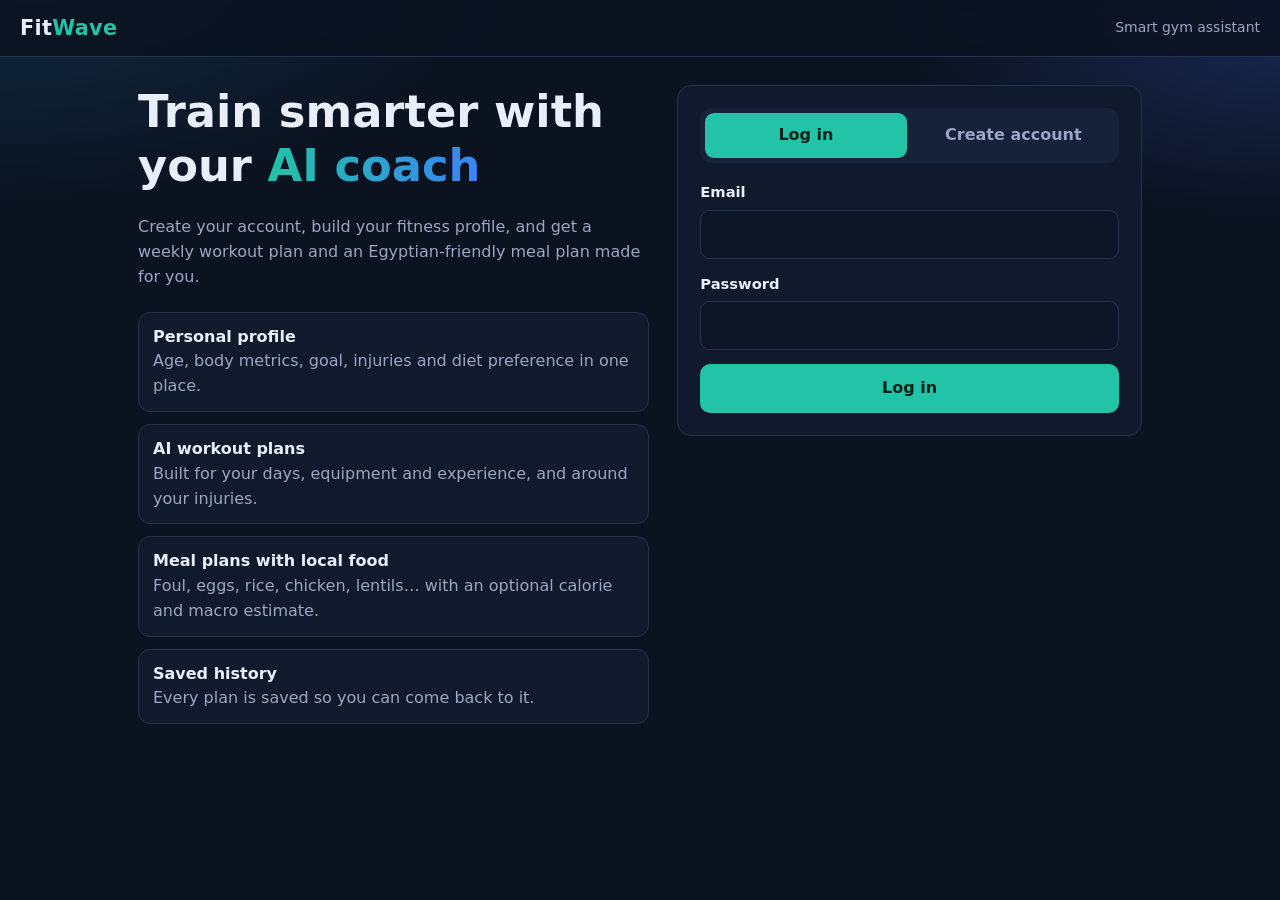
<file: frontend/index.html>
<!doctype html>
<html lang="en">
<head>
  <meta charset="utf-8">
  <meta name="viewport" content="width=device-width, initial-scale=1">
  <title>FitWave · Smart gym assistant</title>
  <link rel="stylesheet" href="styles.css">
</head>
<body>
  <header class="topbar">
    <a class="logo" href="index.html">Fit<span>Wave</span></a>
    <span class="muted small">Smart gym assistant</span>
  </header>

  <main class="container grid-2">
    <section class="hero">
      <h1>Train smarter with your <span>AI coach</span></h1>
      <p class="muted">Create your account, build your fitness profile, and get a weekly workout plan and an Egyptian-friendly meal plan made for you.</p>
      <ul class="features">
        <li><strong>Personal profile</strong><span class="muted">Age, body metrics, goal, injuries and diet preference in one place.</span></li>
        <li><strong>AI workout plans</strong><span class="muted">Built for your days, equipment and experience, and around your injuries.</span></li>
        <li><strong>Meal plans with local food</strong><span class="muted">Foul, eggs, rice, chicken, lentils… with an optional calorie and macro estimate.</span></li>
        <li><strong>Saved history</strong><span class="muted">Every plan is saved so you can come back to it.</span></li>
      </ul>
    </section>

    <section class="card" aria-label="Account">
      <div class="tabs" role="tablist">
        <button class="tab active" type="button" data-tab="login" role="tab">Log in</button>
        <button class="tab" type="button" data-tab="register" role="tab">Create account</button>
      </div>

      <div id="auth-msg" class="alert" hidden></div>

      <form id="login-panel" class="tab-panel">
        <div class="field">
          <label for="login-email">Email</label>
          <input id="login-email" name="email" type="email" autocomplete="email" required maxlength="254">
        </div>
        <div class="field">
          <label for="login-password">Password</label>
          <input id="login-password" name="password" type="password" autocomplete="current-password" required maxlength="128">
        </div>
        <button class="btn btn-block" type="submit">Log in</button>
      </form>

      <form id="register-panel" class="tab-panel" hidden>
        <div class="field">
          <label for="reg-name">Full name</label>
          <input id="reg-name" name="full_name" type="text" autocomplete="name" required minlength="2" maxlength="100">
        </div>
        <div class="field">
          <label for="reg-email">Email</label>
          <input id="reg-email" name="email" type="email" autocomplete="email" required maxlength="254">
        </div>
        <div class="field-row">
          <div class="field">
            <label for="reg-password">Password</label>
            <input id="reg-password" name="password" type="password" autocomplete="new-password" required minlength="12" maxlength="128">
          </div>
          <div class="field">
            <label for="reg-confirm">Confirm password</label>
            <input id="reg-confirm" name="confirm" type="password" autocomplete="new-password" required minlength="12" maxlength="128">
          </div>
        </div>
        <p class="hint">At least 12 characters. You get a free 7-day trial.</p>
        <button class="btn btn-block" type="submit">Create account</button>
      </form>
    </section>
  </main>

  <script src="app.js"></script>
  <script>
    if (FW.getSession()) location.replace('coach.html');

    const msgBox = document.getElementById('auth-msg');
    const params = new URLSearchParams(location.search);
    if (params.has('expired')) FW.showMessage(msgBox, 'Your session ended. Please log in again.', 'warn');

    const tabs = document.querySelectorAll('.tab');
    function switchTab(name) {
      tabs.forEach(t => t.classList.toggle('active', t.dataset.tab === name));
      document.querySelectorAll('.tab-panel').forEach(p => { p.hidden = p.id !== name + '-panel'; });
      FW.showMessage(msgBox, '');
    }
    tabs.forEach(t => t.addEventListener('click', () => switchTab(t.dataset.tab)));

    const ERROR_TEXT = {
      user_already_exists: 'An account with this email already exists. Try logging in.',
      email_exists: 'An account with this email already exists. Try logging in.',
      weak_password: 'This password is too weak. Use a longer password with letters and numbers.',
      over_email_send_rate_limit: 'Too many sign-up emails were sent. Please wait a few minutes and try again.',
      email_address_invalid: 'This email address is not accepted.'
    };

    // Register
    const regForm = document.getElementById('register-panel');
    regForm.addEventListener('submit', async (e) => {
      e.preventDefault();
      const f = new FormData(regForm);
      if (f.get('password') !== f.get('confirm')) { FW.showMessage(msgBox, 'Passwords do not match.', 'error'); return; }
      const btn = regForm.querySelector('button[type=submit]');
      FW.setBusy(btn, true, 'Creating account…');
      const r = await FW.post(FITWAVE_CONFIG.AUTH_PATH, {
        action: 'register', full_name: f.get('full_name'), email: f.get('email'), password: f.get('password')
      });
      FW.setBusy(btn, false);
      if (r.data.success) {
        const email = f.get('email');
        regForm.reset();
        switchTab('login');
        document.getElementById('login-email').value = email;
        FW.showMessage(msgBox, 'Account created! If you received a confirmation email, confirm it first, then log in.', 'ok');
      } else {
        const text = (r.data.errors && r.data.errors.length) ? r.data.errors.join(' ')
          : (ERROR_TEXT[r.data.error_code] || r.data.message || 'Registration failed.');
        FW.showMessage(msgBox, text, 'error');
      }
    });

    // Login
    const loginForm = document.getElementById('login-panel');
    loginForm.addEventListener('submit', async (e) => {
      e.preventDefault();
      const f = new FormData(loginForm);
      const btn = loginForm.querySelector('button[type=submit]');
      FW.setBusy(btn, true, 'Signing in…');
      const r = await FW.post(FITWAVE_CONFIG.AUTH_PATH, { action: 'login', email: f.get('email'), password: f.get('password') });
      FW.setBusy(btn, false);
      loginForm.elements.password.value = '';
      if (!r.data.success) {
        const text = (r.data.errors && r.data.errors.join(' ')) || r.data.message || 'Login failed.';
        FW.showMessage(msgBox, text, 'error');
        return;
      }
      if (!r.data.session || !r.data.session.access_token) {
        FW.showMessage(msgBox, 'Login worked, but no session token came back. Update the "Build Login Response" node in workflow 01.', 'error');
        return;
      }
      FW.saveSession({
        access_token: r.data.session.access_token,
        expires_at: r.data.session.expires_at,
        full_name: r.data.profile && r.data.profile.full_name,
        email: r.data.profile && r.data.profile.email,
        profile_complete: r.data.profile_complete,
        membership: r.data.membership
      });
      location.href = r.data.profile_complete ? 'coach.html' : 'profile.html';
    });
  </script>
</body>
</html>
</file>
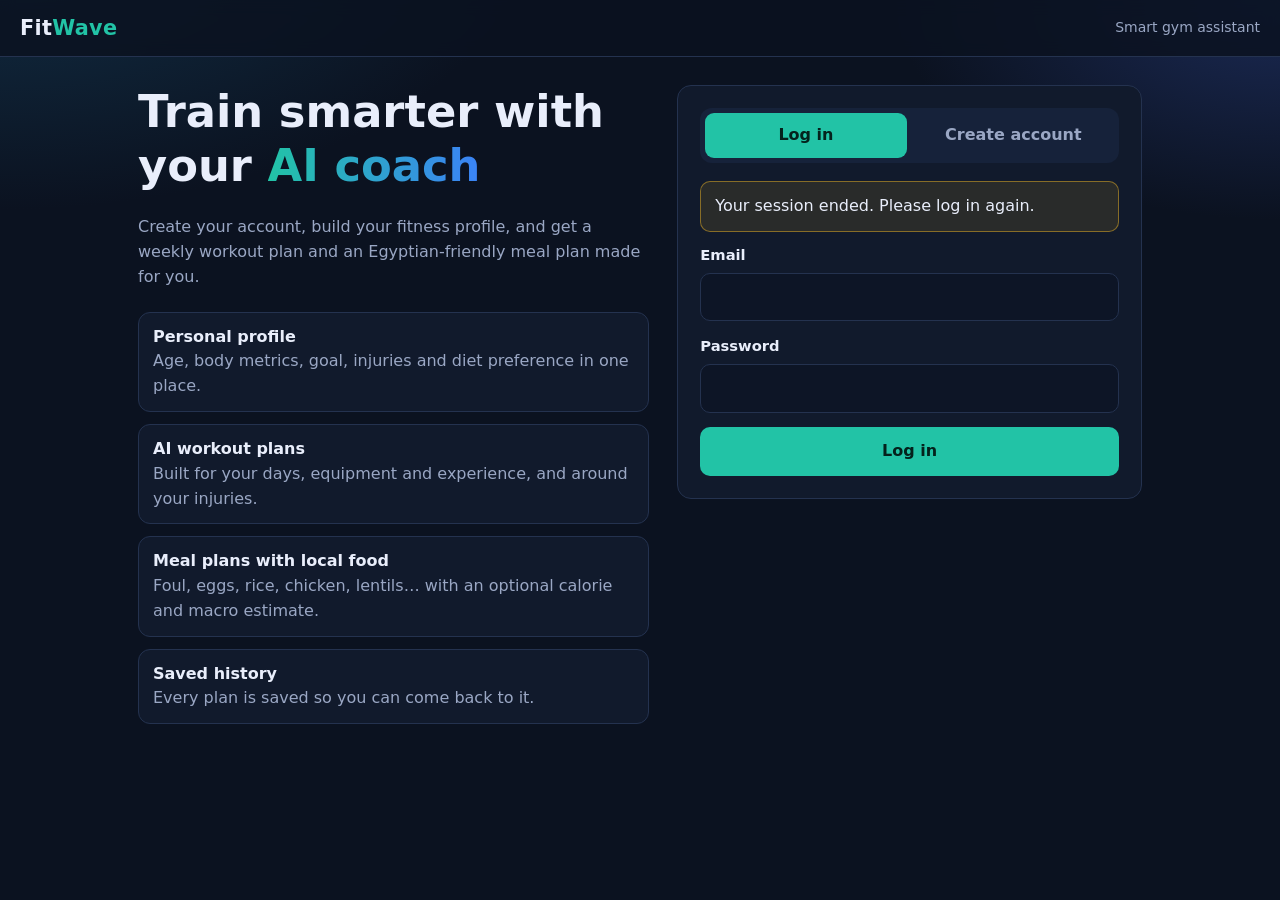
<file: frontend/coach.html>
<!doctype html>
<html lang="en">
<head>
  <meta charset="utf-8">
  <meta name="viewport" content="width=device-width, initial-scale=1">
  <title>FitWave · AI Coach</title>
  <link rel="stylesheet" href="styles.css">
</head>
<body>
  <header class="topbar">
    <a class="logo" href="coach.html">Fit<span>Wave</span></a>
    <nav class="nav">
      <span id="topbar-user" class="user-chip"></span>
      <a href="profile.html" data-nav="profile">Profile</a>
      <a href="coach.html" data-nav="coach">AI Coach</a>
      <button id="logout-btn" class="btn btn-ghost" type="button">Log out</button>
    </nav>
  </header>

  <main class="container stack">
    <div class="card banner">
      <div>
        <h2>AI Coach</h2>
        <p class="muted" id="membership"></p>
      </div>
      <div class="section-tabs">
        <button class="btn" type="button" data-section="new">New plan</button>
        <button class="btn btn-ghost" type="button" data-section="overload">Progressive overload</button>
        <button class="btn btn-ghost" type="button" data-section="history">My plans</button>
      </div>
    </div>

    <div id="page-msg" class="alert" hidden></div>

    <section id="new-section" class="stack">
      <form id="coach-form" class="card">
        <h3>What do you need?</h3>
        <div class="field">
          <label>Plan type</label>
          <div class="choice-group">
            <label class="choice"><input type="radio" name="plan_type" value="both" checked><span>Workout + meals</span></label>
            <label class="choice"><input type="radio" name="plan_type" value="workout"><span>Workout only</span></label>
            <label class="choice"><input type="radio" name="plan_type" value="meal"><span>Meals only</span></label>
          </div>
        </div>
        <div class="field-row">
          <div class="field">
            <label for="days">Training days / week</label>
            <select id="days" name="days_per_week">
              <option>2</option><option selected>3</option><option>4</option><option>5</option><option>6</option>
            </select>
          </div>
          <div class="field">
            <label for="minutes">Session length</label>
            <select id="minutes" name="session_minutes">
              <option value="30">30 min</option><option value="45" selected>45 min</option>
              <option value="60">60 min</option><option value="90">90 min</option>
            </select>
          </div>
          <div class="field">
            <label for="equipment">Equipment</label>
            <select id="equipment" name="equipment">
              <option value="full_gym" selected>Full gym</option>
              <option value="dumbbells">Dumbbells at home</option>
              <option value="none">No equipment</option>
            </select>
          </div>
        </div>
        <div class="field">
          <label class="check"><input type="checkbox" name="include_nutrition" checked> Include an approximate calorie &amp; macro estimate</label>
        </div>
        <div class="field">
          <label for="notes">Notes for the coach <span class="muted">(optional)</span></label>
          <textarea id="notes" name="notes" maxlength="500" dir="auto" placeholder="e.g. I train after work, I don't like fish, more focus on legs"></textarea>
        </div>
        <button class="btn btn-block" type="submit">Generate my plan</button>
        <p class="hint">Takes about 20–60 seconds. General guidance only, not medical advice.</p>
      </form>

      <div id="result" class="card"><p class="muted">Your plan will appear here.</p></div>
    </section>

    <section id="overload-section" class="stack" hidden>
      <form id="overload-form" class="card">
        <h3>Dumbbell biceps progressive overload</h3>
        <p class="muted small">Log your latest freeweight dumbbell biceps session and recovery metrics to get your next-session target.</p>

        <div class="field-row">
          <div class="field">
            <label for="ov-goal-mode">Goal mode</label>
            <select id="ov-goal-mode" name="goal_mode" required>
              <option value="gain_weight" selected>Gain weight</option>
              <option value="lose_weight">Lose weight</option>
              <option value="maintain_weight">Maintain weight</option>
            </select>
          </div>
          <div class="field">
            <label for="ov-goal-focus">Goal focus</label>
            <select id="ov-goal-focus" name="goal_focus" required></select>
          </div>
        </div>

        <div class="field-row">
          <div class="field">
            <label for="ov-weight">Dumbbell weight (kg)</label>
            <input id="ov-weight" name="dumbbell_weight_kg" type="number" min="0.5" max="100" step="0.5" placeholder="12.5" required>
          </div>
          <div class="field">
            <label for="ov-sets">Sets (1–10)</label>
            <input id="ov-sets" name="sets" type="number" min="1" max="10" step="1" value="3" required>
          </div>
          <div class="field">
            <label for="ov-rir">Reps in Reserve (RIR)</label>
            <select id="ov-rir" name="rir" required>
              <option value="0">0 — Muscular failure</option>
              <option value="1">1 — 1 rep left</option>
              <option value="2" selected>2 — 2 reps left</option>
              <option value="3">3 — 3 reps left</option>
              <option value="4">4 — 4 reps left</option>
              <option value="5">5 — 5+ reps left</option>
            </select>
          </div>
        </div>

        <div class="field">
          <label>Reps completed per set</label>
          <div id="ov-reps-grid" class="reps-grid"></div>
        </div>

        <div class="field-row">
          <div class="field">
            <label for="ov-cardio-sport">Standalone cardio sport</label>
            <select id="ov-cardio-sport" name="cardio_sport">
              <option value="none" selected>None</option>
              <option value="running">Running</option>
              <option value="walking">Walking</option>
              <option value="cycling">Cycling</option>
              <option value="swimming">Swimming</option>
              <option value="elliptical">Elliptical</option>
              <option value="rowing">Rowing</option>
              <option value="jump_rope">Jump rope</option>
              <option value="football">Football</option>
              <option value="other">Other</option>
            </select>
          </div>
          <div class="field">
            <label for="ov-cardio-min">Cardio minutes</label>
            <input id="ov-cardio-min" name="cardio_minutes" type="number" min="0" max="600" step="1" value="0" required>
          </div>
        </div>

        <div class="field-row">
          <div class="field">
            <label for="ov-calories">Daily calories (kcal)</label>
            <input id="ov-calories" name="daily_calories" type="number" min="0" max="10000" step="1" placeholder="2200" required>
          </div>
          <div class="field">
            <label for="ov-sleep">Sleep (hours)</label>
            <input id="ov-sleep" name="sleep_hours" type="number" min="0" max="24" step="0.5" placeholder="7.5" required>
          </div>
          <div class="field">
            <label for="ov-water">Hydration (liters)</label>
            <input id="ov-water" name="hydration_liters" type="number" min="0" max="15" step="0.1" placeholder="2.5" required>
          </div>
          <div class="field">
            <label for="ov-stress">Life stress (1–10)</label>
            <input id="ov-stress" name="life_stress" type="number" min="1" max="10" step="1" value="4" required>
          </div>
        </div>

        <div class="field">
          <label for="ov-meals">Meals summary <span class="muted">(optional)</span></label>
          <textarea id="ov-meals" name="meals_summary" maxlength="700" dir="auto" placeholder="e.g. Foul & eggs for breakfast, chicken with rice and salad for lunch, Greek yogurt at night"></textarea>
        </div>

        <button class="btn btn-block" type="submit">Evaluate next session</button>
        <p class="hint">Evaluates dumbbell freeweight biceps progression and recovery readiness. General guidance only, not medical advice.</p>
      </form>

      <div id="overload-result" class="card"><p class="muted">Your next-session evaluation will appear here.</p></div>
    </section>

    <section id="history-section" class="card" hidden>
      <div class="banner">
        <h3>Saved plans</h3>
        <button class="btn btn-ghost" id="reload-history" type="button">Refresh</button>
      </div>
      <div id="history-list"><p class="muted">Loading…</p></div>
    </section>
  </main>

  <script src="app.js"></script>
  <script>
    const session = FW.requireSession();
    FW.renderTopbar('coach');
    const { el } = FW;
    const msg = document.getElementById('page-msg');
    const result = document.getElementById('result');
    const overloadResult = document.getElementById('overload-result');
    const list = document.getElementById('history-list');
    document.getElementById('membership').textContent = FW.membershipText(session.membership);

    if (session.profile_complete === false) {
      FW.showMessage(msg, el('span', {}, 'Complete your profile first so the coach can personalise your plan. ', el('a', { href: 'profile.html' }, 'Open profile →')), 'warn');
    }

    // ---------- renderers (AI text is inserted as text only) ----------
    const stat = (label, value, unit) => el('div', { class: 'stat' }, el('b', {}, value ?? '–'), el('small', {}, unit ? `${label} (${unit})` : label));

    function renderEstimate(e) {
      return el('div', { class: 'stack' },
        el('h4', {}, 'Approximate daily nutrition'),
        el('div', { class: 'stats' },
          stat('Calories', e.calories_per_day, 'kcal'), stat('Protein', e.protein_g, 'g'),
          stat('Carbs', e.carbs_g, 'g'), stat('Fat', e.fat_g, 'g')),
        e.note ? el('p', { class: 'hint' }, e.note) : null);
    }

    function renderWorkout(p) {
      const wrap = el('div', { class: 'plan' }, el('h3', {}, '🏋️ ' + (p.title || 'Workout plan')));
      const meta = [p.days_per_week && `${p.days_per_week} days/week`, p.session_minutes && `${p.session_minutes} min/session`].filter(Boolean).join(' · ');
      if (meta) wrap.append(el('p', { class: 'muted' }, meta));
      (p.days || []).forEach((d, i) => {
        const rows = (d.exercises || []).map(x => el('tr', {},
          el('td', {}, x.name || ''), el('td', {}, x.sets ?? ''), el('td', {}, x.reps ?? ''),
          el('td', {}, x.rest_seconds ? x.rest_seconds + 's' : ''), el('td', { class: 'muted' }, x.notes || '')));
        wrap.append(el('details', { class: 'day', open: i === 0 },
          el('summary', {}, `${d.day || 'Day ' + (i + 1)}${d.focus ? ' — ' + d.focus : ''}`),
          d.warm_up ? el('p', {}, el('strong', {}, 'Warm-up: '), d.warm_up) : null,
          el('div', { class: 'table-wrap' },
            el('table', {},
              el('thead', {}, el('tr', {}, ['Exercise', 'Sets', 'Reps', 'Rest', 'Notes'].map(h => el('th', {}, h)))),
              el('tbody', {}, rows))),
          d.cool_down ? el('p', {}, el('strong', {}, 'Cool-down: '), d.cool_down) : null));
      });
      if (p.progression) wrap.append(el('p', {}, el('strong', {}, 'Progression: '), p.progression));
      if (p.safety_notes && p.safety_notes.length) {
        wrap.append(el('div', { class: 'notes' }, el('strong', {}, 'Safety notes'), el('ul', {}, p.safety_notes.map(n => el('li', {}, n)))));
      }
      return wrap;
    }

    function renderMeal(p, est) {
      const wrap = el('div', { class: 'plan' }, el('h3', {}, '🥗 ' + (p.title || 'Meal plan')));
      if (est) wrap.append(renderEstimate(est));
      (p.days || []).forEach((d, i) => {
        wrap.append(el('details', { class: 'day', open: i === 0 },
          el('summary', {}, d.day || 'Day ' + (i + 1)),
          el('div', { class: 'meals' }, (d.meals || []).map(m => el('div', { class: 'meal', dir: 'auto' },
            el('h4', {}, m.meal || ''),
            el('ul', {}, (m.items || []).map(it => el('li', {}, it))),
            m.notes ? el('p', { class: 'hint' }, m.notes) : null)))));
      });
      if (p.tips && p.tips.length) {
        wrap.append(el('div', { class: 'notes' }, el('strong', {}, 'Tips'), el('ul', {}, p.tips.map(t => el('li', {}, t)))));
      }
      return wrap;
    }

    const ACTION_LABELS = {
      increase_reps: 'Increase reps',
      increase_weight: 'Increase weight',
      hold: 'Hold weight & reps',
      deload: 'Deload / reduce sets',
      seek_professional_guidance: 'Seek professional guidance'
    };

    function renderOverload(ev, fullContent) {
      const wrap = el('div', { class: 'plan stack' });
      const ns = ev.next_session || {};
      const rf = ev.recovery_feedback || {};
      const readiness = (ev.readiness || 'moderate').toLowerCase();

      if (fullContent && fullContent.input_session) {
        const inp = fullContent.input_session;
        const loggedReps = Array.isArray(inp.reps_per_set) ? inp.reps_per_set.join(', ') : '';
        wrap.append(el('p', { class: 'muted small' },
          `Logged: ${inp.dumbbell_weight_kg} kg · ${inp.sets} sets (${loggedReps}) · RIR ${inp.rir}` +
          (inp.cardio_minutes > 0 ? ` · Cardio: ${inp.cardio_sport} (${inp.cardio_minutes} min)` : '')
        ));
      }

      wrap.append(el('div', { class: 'banner' },
        el('h3', {}, '💪 ' + (ns.exercise || 'Next Dumbbell Biceps Session')),
        el('div', { class: 'chips' },
          el('span', { class: `badge badge-${readiness}` }, `Readiness: ${readiness.toUpperCase()}`),
          ns.progression_action ? el('span', { class: 'badge badge-action' }, ACTION_LABELS[ns.progression_action] || ns.progression_action) : null
        )
      ));

      wrap.append(el('div', { class: 'stats' },
        stat('Next weight', ns.dumbbell_weight_kg, 'kg'),
        stat('Target sets', ns.sets, 'sets'),
        stat('Target reps', Array.isArray(ns.reps_per_set) ? ns.reps_per_set.join(', ') : '–'),
        stat('Target RIR', ns.rir_target)
      ));

      if (ns.reason) wrap.append(el('p', { dir: 'auto' }, el('strong', {}, 'Why: '), ns.reason));
      if (ev.session_assessment) wrap.append(el('p', { dir: 'auto' }, el('strong', {}, 'Session assessment: '), ev.session_assessment));

      if (ns.technique_cues && ns.technique_cues.length) {
        wrap.append(el('div', { class: 'notes notes-ok' },
          el('strong', {}, 'Technique cues'),
          el('ul', {}, ns.technique_cues.map(c => el('li', { dir: 'auto' }, c)))
        ));
      }

      wrap.append(el('div', { class: 'stack' },
        el('h4', {}, 'Recovery & nutrition breakdown'),
        el('div', { class: 'meals' },
          ['sleep', 'hydration', 'stress', 'fuel'].map(k => rf[k] ? el('div', { class: 'meal', dir: 'auto' },
            el('h4', {}, k.charAt(0).toUpperCase() + k.slice(1)),
            el('p', { class: 'small' }, rf[k])
          ) : null)
        ),
        ev.cardio_assessment ? el('p', { dir: 'auto' }, el('strong', {}, 'Cardio impact: '), ev.cardio_assessment) : null,
        ev.nutrition_feedback ? el('p', { dir: 'auto' }, el('strong', {}, 'Nutrition feedback: '), ev.nutrition_feedback) : null
      ));

      if (ev.safety_notes && ev.safety_notes.length) {
        wrap.append(el('div', { class: 'notes' },
          el('strong', {}, 'Safety notes'),
          el('ul', {}, ev.safety_notes.map(n => el('li', { dir: 'auto' }, n)))
        ));
      }

      if (ev.data_limitations && ev.data_limitations.length) {
        wrap.append(el('div', { class: 'hint' },
          el('strong', {}, 'Limitations: '),
          ev.data_limitations.join(' · ')
        ));
      }

      return wrap;
    }

    const renderPlan = (type, content, estimate) => {
      if (type === 'workout') return renderWorkout(content || {});
      if (type === 'overload') return renderOverload((content && content.evaluation) || content || {}, content);
      return renderMeal(content || {}, estimate);
    };

    // ---------- generate ----------
    let historyLoaded = false;
    const form = document.getElementById('coach-form');
    form.addEventListener('submit', async (e) => {
      e.preventDefault();
      const fd = new FormData(form);
      const btn = form.querySelector('button[type=submit]');
      FW.setBusy(btn, true, 'Coach is preparing your plan…');
      result.replaceChildren(el('p', { class: 'muted' }, 'Working with the workout and nutrition specialists. This usually takes 20–60 seconds…'));
      const r = await FW.coach('generate', {
        plan_type: fd.get('plan_type'),
        days_per_week: fd.get('days_per_week'),
        session_minutes: fd.get('session_minutes'),
        equipment: fd.get('equipment'),
        include_nutrition: fd.get('include_nutrition') ? 'true' : 'false',
        notes: fd.get('notes')
      });
      FW.setBusy(btn, false);
      const d = r.data;
      if (d.code === 'profile_incomplete') {
        result.replaceChildren(el('div', { class: 'alert alert-warn' }, d.message, ' ', el('a', { href: 'profile.html' }, 'Complete profile →')));
        return;
      }
      if (!d.success) {
        result.replaceChildren(el('div', { class: 'alert alert-error' }, (d.errors && d.errors.join(' ')) || d.message || 'Something went wrong.'));
        return;
      }
      const parts = [el('div', { class: 'coach-msg', dir: 'auto' }, d.message || 'Here is your plan.')];
      if (d.saved === false) parts.push(el('div', { class: 'alert alert-warn' }, 'Your plan was generated but could not be saved to your history.'));
      (d.plans || []).forEach(p => parts.push(renderPlan(p.plan_type, p.content, p.nutrition_estimate)));
      result.replaceChildren(...parts);
      historyLoaded = false;
    });

    // ---------- progressive overload ----------
    const GOAL_FOCUSES = {
      gain_weight: [
        { value: 'muscle_gain', label: 'Muscle gain' },
        { value: 'strength', label: 'Strength' }
      ],
      lose_weight: [
        { value: 'fat_loss', label: 'Fat loss' },
        { value: 'endurance', label: 'Endurance' }
      ],
      maintain_weight: [
        { value: 'maintenance', label: 'Maintenance' }
      ]
    };

    const ovGoalMode = document.getElementById('ov-goal-mode');
    const ovGoalFocus = document.getElementById('ov-goal-focus');
    const ovSets = document.getElementById('ov-sets');
    const ovRepsGrid = document.getElementById('ov-reps-grid');

    function syncGoalFocus() {
      const options = GOAL_FOCUSES[ovGoalMode.value] || [];
      ovGoalFocus.replaceChildren(...options.map(o => el('option', { value: o.value }, o.label)));
    }
    ovGoalMode.addEventListener('change', syncGoalFocus);
    syncGoalFocus();

    function syncRepInputs() {
      const count = Math.min(10, Math.max(1, parseInt(ovSets.value, 10) || 1));
      const existing = Array.from(ovRepsGrid.querySelectorAll('input')).map(i => i.value);
      ovRepsGrid.replaceChildren(...Array.from({ length: count }, (_, idx) =>
        el('div', { class: 'rep-item' },
          el('label', { for: `ov-rep-${idx + 1}`, class: 'small muted' }, `Set ${idx + 1}`),
          el('input', {
            id: `ov-rep-${idx + 1}`,
            type: 'number',
            min: '1',
            max: '100',
            step: '1',
            value: existing[idx] || '10',
            required: true
          })
        )
      ));
    }
    ovSets.addEventListener('input', syncRepInputs);
    syncRepInputs();

    const overloadForm = document.getElementById('overload-form');
    overloadForm.addEventListener('submit', async (e) => {
      e.preventDefault();
      const fd = new FormData(overloadForm);
      const cardioMins = Number(fd.get('cardio_minutes') || 0);
      const cardioSport = fd.get('cardio_sport') || 'none';
      if (cardioMins > 0 && cardioSport === 'none') {
        overloadResult.replaceChildren(el('div', { class: 'alert alert-error' }, 'Choose a cardio sport when cardio minutes are above zero.'));
        return;
      }

      const reps = Array.from(ovRepsGrid.querySelectorAll('input')).map(i => i.value.trim()).join(',');
      const btn = overloadForm.querySelector('button[type=submit]');
      FW.setBusy(btn, true, 'Evaluating session…');
      overloadResult.replaceChildren(el('p', { class: 'muted' }, 'Analyzing your dumbbell biceps session and recovery metrics…'));

      const r = await FW.overload({
        goal_mode: fd.get('goal_mode'),
        goal_focus: fd.get('goal_focus'),
        dumbbell_weight_kg: fd.get('dumbbell_weight_kg'),
        sets: fd.get('sets'),
        reps,
        rir: fd.get('rir'),
        cardio_sport: cardioSport,
        cardio_minutes: cardioMins,
        daily_calories: fd.get('daily_calories'),
        meals_summary: fd.get('meals_summary'),
        sleep_hours: fd.get('sleep_hours'),
        hydration_liters: fd.get('hydration_liters'),
        life_stress: fd.get('life_stress')
      });

      FW.setBusy(btn, false);
      const d = r.data;
      if (d.code === 'profile_not_found' || d.code === 'profile_incomplete') {
        overloadResult.replaceChildren(el('div', { class: 'alert alert-warn' }, d.message, ' ', el('a', { href: 'profile.html' }, 'Complete profile →')));
        return;
      }
      if (!d.success) {
        overloadResult.replaceChildren(el('div', { class: 'alert alert-error' }, (d.errors && d.errors.join(' ')) || d.message || 'Something went wrong.'));
        return;
      }

      const parts = [el('div', { class: 'coach-msg', dir: 'auto' }, d.message || 'Here is your next-session evaluation.')];
      if (d.saved === false) parts.push(el('div', { class: 'alert alert-warn' }, 'Your evaluation was generated but could not be saved to your history.'));
      if (d.result) parts.push(renderOverload(d.result, null));
      overloadResult.replaceChildren(...parts);
      historyLoaded = false;
    });

    // ---------- history ----------
    const fmtDate = (iso) => { try { return new Date(iso).toLocaleString('en-GB', { dateStyle: 'medium', timeStyle: 'short' }); } catch { return iso; } };

    async function loadHistory() {
      list.replaceChildren(el('p', { class: 'muted' }, 'Loading…'));
      const r = await FW.coach('history');
      if (!r.data.success) { list.replaceChildren(el('div', { class: 'alert alert-error' }, r.data.message || 'Could not load your plans.')); return; }
      const plans = r.data.plans || [];
      if (!plans.length) { list.replaceChildren(el('p', { class: 'muted' }, 'No saved plans yet. Generate your first one!')); return; }
      list.replaceChildren(...plans.map(p => {
        let label;
        if (p.plan_type === 'overload') {
          const ev = (p.content && p.content.evaluation) || {};
          label = `💪 Overload · ${fmtDate(p.created_at)}${ev.readiness ? ' · Readiness: ' + ev.readiness : ''}`;
        } else {
          label = `${p.plan_type === 'workout' ? '🏋️ Workout' : '🥗 Meal'} · ${fmtDate(p.created_at)}${p.content && p.content.title ? ' · ' + p.content.title : ''}`;
        }
        const det = el('details', { class: 'history-item' }, el('summary', {}, label));
        det.addEventListener('toggle', () => {
          if (det.open && !det.dataset.done) {
            det.append(renderPlan(p.plan_type, p.content, p.nutrition_estimate));
            if (p.request_notes) det.append(el('p', { class: 'hint', dir: 'auto' }, 'Your notes: ' + p.request_notes));
            det.dataset.done = '1';
          }
        });
        return det;
      }));
      historyLoaded = true;
    }
    document.getElementById('reload-history').addEventListener('click', loadHistory);

    document.querySelectorAll('[data-section]').forEach(b => b.addEventListener('click', () => {
      const s = b.dataset.section;
      document.getElementById('new-section').hidden = s !== 'new';
      document.getElementById('overload-section').hidden = s !== 'overload';
      document.getElementById('history-section').hidden = s !== 'history';
      document.querySelectorAll('[data-section]').forEach(x => x.classList.toggle('btn-ghost', x !== b));
      if (s === 'history' && !historyLoaded) loadHistory();
    }));
  </script>
</body>
</html>
</file>
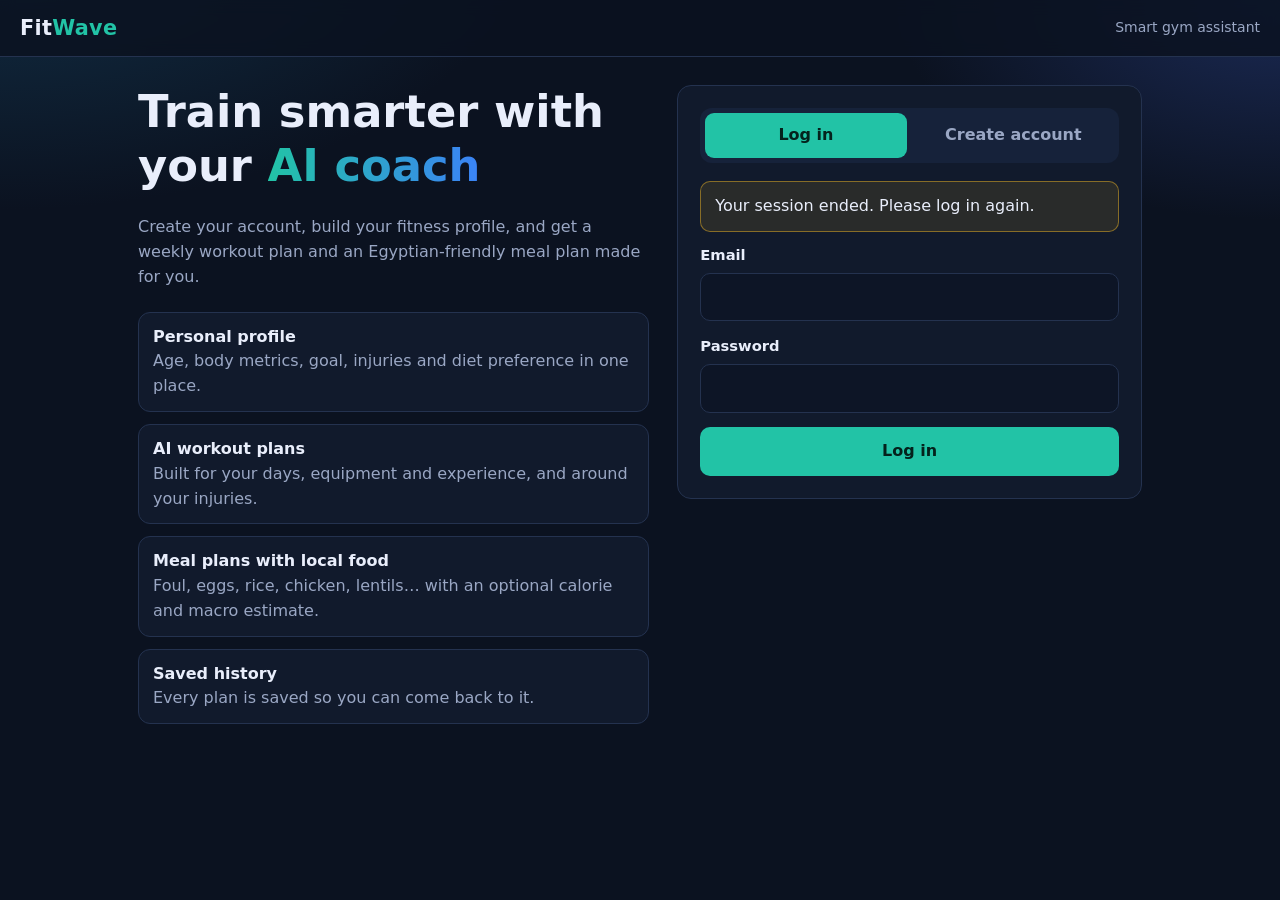
<file: frontend/profile.html>
<!doctype html>
<html lang="en">
<head>
  <meta charset="utf-8">
  <meta name="viewport" content="width=device-width, initial-scale=1">
  <title>FitWave · My profile</title>
  <link rel="stylesheet" href="styles.css">
</head>
<body>
  <header class="topbar">
    <a class="logo" href="coach.html">Fit<span>Wave</span></a>
    <nav class="nav">
      <span id="topbar-user" class="user-chip"></span>
      <a href="profile.html" data-nav="profile">Profile</a>
      <a href="coach.html" data-nav="coach">AI Coach</a>
      <button id="logout-btn" class="btn btn-ghost" type="button">Log out</button>
    </nav>
  </header>

  <main class="container stack">
    <div class="card banner">
      <div>
        <h2 id="hello">Your profile</h2>
        <p class="muted" id="membership"></p>
      </div>
      <a class="btn btn-ghost" href="coach.html">Go to AI coach →</a>
    </div>

    <div id="page-msg" class="alert" hidden></div>

    <div class="grid-2">
      <form id="profile-form" class="card">
        <h3>Fitness profile</h3>
        <div class="field-row">
          <div class="field">
            <label for="age">Age</label>
            <input id="age" name="age" type="number" min="12" max="90" step="1" required>
          </div>
          <div class="field">
            <label for="height">Height (cm)</label>
            <input id="height" name="height_cm" type="number" min="120" max="230" step="0.1" required>
          </div>
          <div class="field">
            <label for="weight">Weight (kg)</label>
            <input id="weight" name="weight_kg" type="number" min="30" max="250" step="0.1" required>
          </div>
        </div>
        <div class="field-row">
          <div class="field">
            <label for="goal">Main goal</label>
            <select id="goal" name="goal" required>
              <option value="">Choose…</option>
              <option value="fat_loss">Fat loss</option>
              <option value="muscle_gain">Muscle gain</option>
              <option value="strength">Strength</option>
              <option value="endurance">Endurance</option>
              <option value="general_fitness">General fitness</option>
            </select>
          </div>
          <div class="field">
            <label for="level">Experience</label>
            <select id="level" name="experience_level" required>
              <option value="">Choose…</option>
              <option value="beginner">Beginner (under 6 months)</option>
              <option value="intermediate">Intermediate (6 months – 2 years)</option>
              <option value="advanced">Advanced (2+ years)</option>
            </select>
          </div>
        </div>
        <div class="field">
          <label for="injuries">Injuries or pain <span class="muted">(optional)</span></label>
          <textarea id="injuries" name="injuries" maxlength="500" dir="auto" placeholder="e.g. old left knee injury, lower back pain. Leave empty if none."></textarea>
        </div>
        <div class="field">
          <label for="diet">Diet preference or allergies <span class="muted">(optional)</span></label>
          <textarea id="diet" name="diet_preference" maxlength="300" dir="auto" placeholder="e.g. vegetarian, no dairy, allergic to nuts"></textarea>
        </div>
        <button class="btn" type="submit">Save profile</button>
      </form>

      <aside class="card stack">
        <h3>Summary</h3>
        <div>
          <div class="banner small"><span>Profile completeness</span><span id="complete-pct">0%</span></div>
          <div class="progress"><div id="complete-bar"></div></div>
        </div>
        <div class="stats">
          <div class="stat"><b id="bmi">–</b><small>BMI</small></div>
          <div class="stat"><b id="bmi-cat">–</b><small>Category</small></div>
        </div>
        <div>
          <strong>Risk flags</strong>
          <div class="chips" id="flags"></div>
        </div>
        <p class="hint">Risk flags make the AI coach add extra safety notes. They are not a diagnosis.</p>
      </aside>
    </div>
  </main>

  <script src="app.js"></script>
  <script>
    const session = FW.requireSession();
    FW.renderTopbar('profile');
    const { el } = FW;

    const form = document.getElementById('profile-form');
    const msg = document.getElementById('page-msg');
    document.getElementById('membership').textContent = FW.membershipText(session.membership);
    if (session.full_name) document.getElementById('hello').textContent = `Hi ${session.full_name.split(' ')[0]}, this is your profile`;

    const FIELDS = ['age', 'height_cm', 'weight_kg', 'goal', 'experience_level', 'injuries', 'diet_preference'];
    const REQUIRED = ['age', 'height_cm', 'weight_kg', 'goal', 'experience_level'];
    const FLAG_LABELS = {
      under_18: 'Under 18', very_low_bmi: 'Very low BMI', high_bmi: 'High BMI', has_injury: 'Injury reported',
      knee_injury: 'Knee', back_injury: 'Back', shoulder_injury: 'Shoulder'
    };

    function fill(p) { FIELDS.forEach(f => { if (form.elements[f]) form.elements[f].value = (p && p[f] != null) ? p[f] : ''; }); }
    function bmiCategory(b) { return b < 18.5 ? 'Underweight' : b < 25 ? 'Normal' : b < 30 ? 'Overweight' : 'Obesity'; }

    function renderSummary(p) {
      const done = REQUIRED.filter(f => p && p[f] !== null && p[f] !== undefined && p[f] !== '').length;
      const pct = Math.round(done / REQUIRED.length * 100);
      document.getElementById('complete-bar').style.width = pct + '%';
      document.getElementById('complete-pct').textContent = pct + '%';
      document.getElementById('bmi').textContent = (p && p.bmi) ? p.bmi : '–';
      document.getElementById('bmi-cat').textContent = (p && p.bmi) ? bmiCategory(Number(p.bmi)) : '–';
      const flags = (p && Array.isArray(p.risk_flags)) ? p.risk_flags : [];
      document.getElementById('flags').replaceChildren(
        ...(flags.length ? flags.map(f => el('span', { class: 'chip' }, FLAG_LABELS[f] || f)) : [el('span', { class: 'chip ok' }, 'None')])
      );
      FW.updateSession({ profile_complete: pct === 100 });
    }

    async function load() {
      const r = await FW.coach('get_profile');
      if (!r.data.success) { FW.showMessage(msg, r.data.message || 'Could not load your profile.', 'error'); return; }
      fill(r.data.profile);
      renderSummary(r.data.profile);
      if (r.data.missing_fields && r.data.missing_fields.length) {
        FW.showMessage(msg, 'Please complete the missing fields so the AI coach can build your plans.', 'info');
      }
    }

    form.addEventListener('submit', async (e) => {
      e.preventDefault();
      const btn = form.querySelector('button[type=submit]');
      FW.setBusy(btn, true, 'Saving…');
      const r = await FW.coach('save_profile', Object.fromEntries(new FormData(form)));
      FW.setBusy(btn, false);
      if (r.data.success) {
        fill(r.data.profile);
        renderSummary(r.data.profile);
        FW.showMessage(msg, el('span', {}, 'Profile saved. ', el('a', { href: 'coach.html' }, 'Get your plan from the AI coach →')), 'ok');
      } else {
        FW.showMessage(msg, (r.data.errors && r.data.errors.join(' ')) || r.data.message || 'Could not save your profile.', 'error');
      }
    });

    load();
  </script>
</body>
</html>
</file>
<file: frontend/styles.css>
:root {
  --bg: #0b1220; --panel: #111a2c; --panel-2: #16223a; --line: #24324f;
  --text: #e9eefb; --muted: #9aa7c4; --brand: #22c3a6; --brand-dark: #16a58b; --accent: #3b82f6;
  --ok: #34d399; --warn: #fbbf24; --danger: #f87171; --radius: 14px;
}
* { box-sizing: border-box; }
html, body { margin: 0; }
body {
  font-family: system-ui, -apple-system, "Segoe UI", Roboto, "Noto Sans Arabic", Tahoma, sans-serif;
  background: radial-gradient(900px 500px at 0% -10%, #12324a 0%, transparent 60%),
              radial-gradient(700px 400px at 100% 0%, #1b2a55 0%, transparent 55%), var(--bg);
  color: var(--text); line-height: 1.55; min-height: 100vh;
}
a { color: var(--brand); }
h1, h2, h3, h4 { line-height: 1.2; margin: 0 0 .5em; }
.container { max-width: 1040px; margin: 0 auto; padding: 28px 18px 64px; }
.muted { color: var(--muted); }
.small { font-size: .875rem; }
[hidden] { display: none !important; }

/* top bar */
.topbar { position: sticky; top: 0; z-index: 10; display: flex; align-items: center; justify-content: space-between;
  gap: 12px; padding: 12px 20px; background: rgba(11,18,32,.85); backdrop-filter: blur(8px); border-bottom: 1px solid var(--line); }
.logo { font-weight: 800; font-size: 1.3rem; color: var(--text); text-decoration: none; letter-spacing: .3px; }
.logo span { color: var(--brand); }
.nav { display: flex; align-items: center; gap: 6px; flex-wrap: wrap; }
.nav a { color: var(--muted); text-decoration: none; padding: 8px 12px; border-radius: 10px; }
.nav a:hover, .nav a.active { color: var(--text); background: var(--panel-2); }
.user-chip { color: var(--muted); font-size: .9rem; margin-right: 6px; }

/* layout */
.card { background: var(--panel); border: 1px solid var(--line); border-radius: var(--radius); padding: 22px; }
.grid-2 { display: grid; grid-template-columns: 1.1fr 1fr; gap: 28px; align-items: start; }
.stack > * + * { margin-top: 16px; }
.banner { display: flex; justify-content: space-between; align-items: center; gap: 12px; flex-wrap: wrap; }
@media (max-width: 820px) { .grid-2 { grid-template-columns: 1fr; } }

/* hero */
.hero h1 { font-size: clamp(2rem, 4vw, 2.8rem); }
.hero h1 span { background: linear-gradient(90deg, var(--brand), var(--accent)); -webkit-background-clip: text; background-clip: text; color: transparent; }
.features { list-style: none; padding: 0; margin: 22px 0 0; display: grid; gap: 12px; }
.features li { background: var(--panel); border: 1px solid var(--line); border-radius: 12px; padding: 12px 14px; }
.features strong { display: block; }

/* tabs */
.tabs { display: flex; gap: 6px; background: var(--panel-2); padding: 5px; border-radius: 12px; margin-bottom: 18px; }
.tab { flex: 1; border: 0; background: transparent; color: var(--muted); padding: 10px; border-radius: 9px; font: inherit; font-weight: 600; cursor: pointer; }
.tab.active { background: var(--brand); color: #04221c; }

/* forms */
label { display: block; font-weight: 600; font-size: .92rem; margin-bottom: 6px; }
.field { margin-bottom: 14px; }
.field-row { display: grid; grid-template-columns: repeat(auto-fit, minmax(150px, 1fr)); gap: 12px; }
input, select, textarea { width: 100%; padding: 11px 12px; border-radius: 10px; border: 1px solid var(--line);
  background: #0d1526; color: var(--text); font: inherit; }
textarea { min-height: 84px; resize: vertical; }
input:focus, select:focus, textarea:focus { outline: 2px solid var(--brand); outline-offset: 1px; border-color: transparent; }
.hint { color: var(--muted); font-size: .82rem; margin-top: 6px; }
.choice-group { display: flex; gap: 8px; flex-wrap: wrap; }
.choice { position: relative; margin: 0; }
.choice input { position: absolute; opacity: 0; }
.choice span { display: inline-block; padding: 9px 14px; border: 1px solid var(--line); border-radius: 999px; cursor: pointer; color: var(--muted); font-weight: 600; }
.choice input:checked + span { background: var(--brand); color: #04221c; border-color: var(--brand); }
.choice input:focus-visible + span { outline: 2px solid var(--accent); }
.check { display: flex; align-items: center; gap: 10px; font-weight: 500; margin: 0; }
.check input { width: 18px; height: 18px; }

/* buttons */
.btn { display: inline-flex; align-items: center; justify-content: center; gap: 8px; border: 0; border-radius: 10px; padding: 12px 18px;
  font: inherit; font-weight: 700; cursor: pointer; text-decoration: none; background: var(--brand); color: #04221c; }
.btn:hover { background: var(--brand-dark); }
.btn:disabled { opacity: .65; cursor: progress; }
.btn-block { width: 100%; }
.btn-ghost { background: transparent; color: var(--text); border: 1px solid var(--line); }
.btn-ghost:hover { background: var(--panel-2); }
.btn.busy::before { content: ""; width: 14px; height: 14px; border: 2px solid currentColor; border-right-color: transparent; border-radius: 50%; animation: spin .8s linear infinite; }
@keyframes spin { to { transform: rotate(360deg); } }

/* alerts */
.alert { padding: 12px 14px; border-radius: 10px; margin: 12px 0; border: 1px solid; }
.alert-info { background: rgba(59,130,246,.1); border-color: rgba(59,130,246,.4); }
.alert-ok { background: rgba(52,211,153,.1); border-color: rgba(52,211,153,.45); }
.alert-warn { background: rgba(251,191,36,.1); border-color: rgba(251,191,36,.45); }
.alert-error { background: rgba(248,113,113,.1); border-color: rgba(248,113,113,.45); }

/* stats */
.stats { display: grid; grid-template-columns: repeat(auto-fit, minmax(120px, 1fr)); gap: 10px; }
.stat { background: var(--panel-2); border-radius: 12px; padding: 12px; }
.stat b { display: block; font-size: 1.3rem; }
.stat small { color: var(--muted); }
.progress { height: 8px; background: var(--panel-2); border-radius: 999px; overflow: hidden; margin-top: 6px; }
.progress > div { height: 100%; width: 0; background: linear-gradient(90deg, var(--brand), var(--accent)); transition: width .4s; }
.chips { display: flex; flex-wrap: wrap; gap: 6px; margin-top: 6px; }
.chip { padding: 4px 10px; border-radius: 999px; font-size: .82rem; background: rgba(251,191,36,.15); color: var(--warn); border: 1px solid rgba(251,191,36,.35); }
.chip.ok { background: rgba(52,211,153,.12); color: var(--ok); border-color: rgba(52,211,153,.35); }

/* plans */
.plan { margin-top: 20px; }
.plan h3 { font-size: 1.25rem; }
details.day, details.history-item { background: var(--panel-2); border: 1px solid var(--line); border-radius: 12px; padding: 4px 14px; margin: 10px 0; }
details > summary { cursor: pointer; padding: 10px 0; font-weight: 700; }
.table-wrap { overflow-x: auto; }
table { width: 100%; border-collapse: collapse; font-size: .92rem; }
th, td { text-align: left; padding: 8px; border-bottom: 1px solid var(--line); vertical-align: top; }
th { color: var(--muted); font-weight: 600; }
.meals { display: grid; grid-template-columns: repeat(auto-fit, minmax(220px, 1fr)); gap: 10px; padding-bottom: 12px; }
.meal { background: #0d1526; border-radius: 10px; padding: 10px 12px; }
.meal h4 { margin-bottom: 4px; color: var(--brand); }
.meal ul, .notes ul { margin: 4px 0; padding-left: 18px; }
.notes { background: rgba(251,191,36,.07); border: 1px solid rgba(251,191,36,.3); border-radius: 12px; padding: 12px 14px; margin-top: 12px; }
.coach-msg { background: rgba(34,195,166,.08); border: 1px solid rgba(34,195,166,.35); border-radius: 12px; padding: 14px; }
.section-tabs { display: flex; gap: 8px; }
</file>
